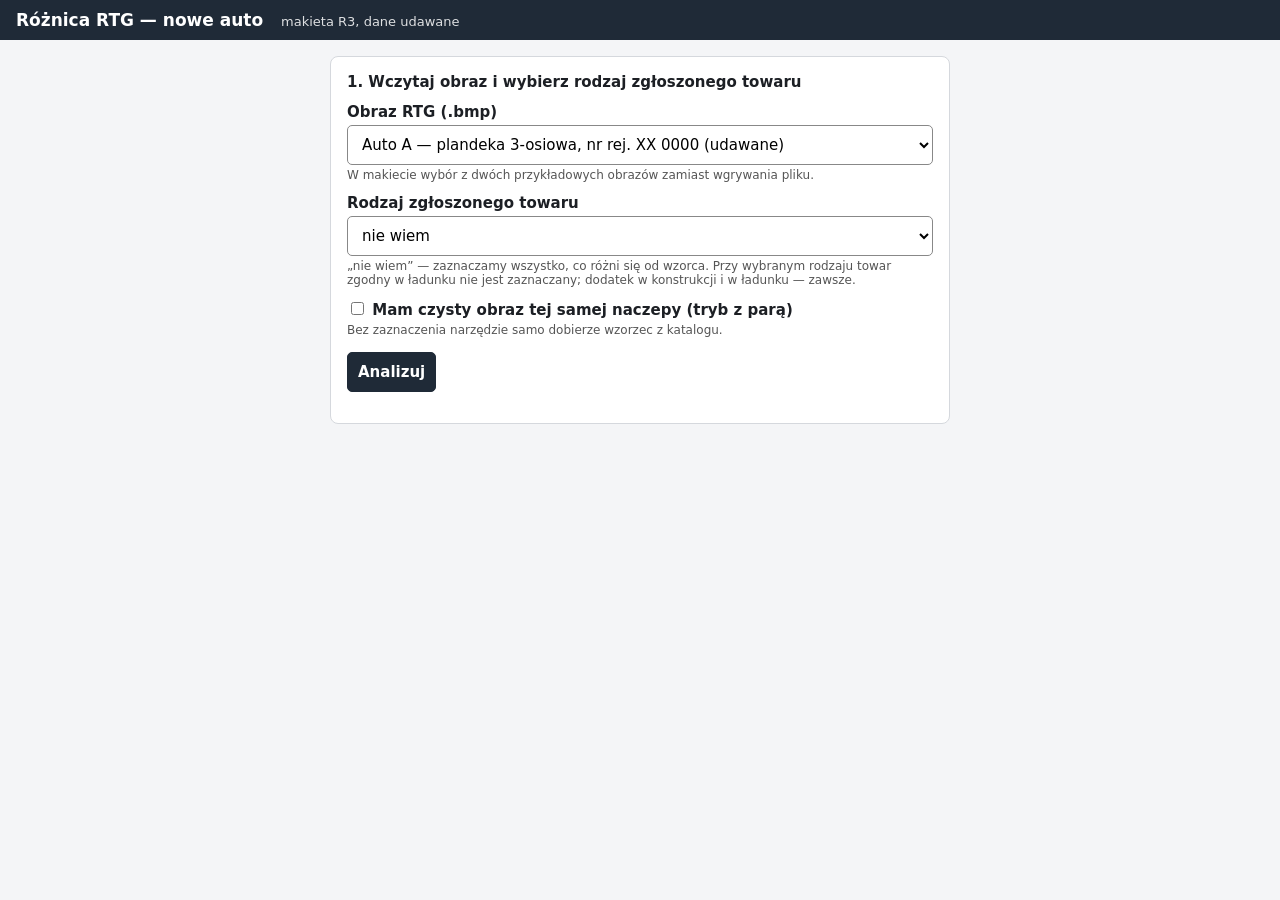
<file: makieta/index.html>
<!doctype html>
<html lang="pl"><head><meta charset="utf-8"><meta name="viewport" content="width=device-width,initial-scale=1">
<title>Różnica RTG — makieta R3 (dane udawane)</title>
<style>
*{box-sizing:border-box}body{margin:0;font-family:system-ui,sans-serif;background:#f4f5f7;color:#1c1f24;font-size:15px}
header{background:#1f2a37;color:#fff;padding:10px 16px;display:flex;flex-wrap:wrap;gap:6px 18px;align-items:baseline}
header h1{font-size:17px;margin:0}.meta{font-size:13px;opacity:.85}.wz{font-size:13px;color:#cfe3ff}
.licz{font-weight:700;background:#ffd24a;color:#1c1f24;padding:2px 8px;border-radius:4px}
main{padding:12px;max-width:1400px;margin:auto}
.uklad{display:grid;grid-template-columns:1fr 360px;gap:12px;align-items:start}
.obok{display:flex;gap:10px}.obok>div{flex:1;min-width:0}.obok h2{font-size:14px;margin:4px 0}
.lista{position:sticky;top:8px;max-height:calc(100vh - 16px);overflow:auto}
.lista h2{font-size:15px;margin:2px 0 8px}
@media(max-width:900px){.uklad{grid-template-columns:1fr}.lista{position:static;max-height:none}}
@media(max-width:600px){.obok{flex-direction:column}}
.rtg{width:100%;height:auto;display:block;background:#e9e9e9;border:1px solid #bbb;border-radius:4px}
.ramka{fill:none;stroke:#d11;stroke-width:3;cursor:pointer}.ramka.akt{stroke:#ff8c00;stroke-width:5}
.ramka.odp{stroke:#1a5fd1;stroke-dasharray:6 4;cursor:pointer}.ramka.odp.akt{stroke:#ff8c00}
.ramka.zlec{stroke:#0a7d32;stroke-dasharray:8 4}.ramka.odrz{stroke:#888;stroke-dasharray:3 5}
.etyk{font:bold 44px system-ui;fill:#d11;stroke:#fff;stroke-width:8px;paint-order:stroke;stroke-linejoin:round;pointer-events:none}
.ramka.pom{stroke:#888;stroke-dasharray:2 5}.pomb{display:inline-block;font-size:12px;background:#eee;border:1px solid #bbb;border-radius:4px;padding:1px 6px;margin-left:4px}
.miejsce{background:#fff;border:1px solid #d5d8dd;border-radius:6px;padding:10px;margin-bottom:10px;cursor:pointer}
.miejsce.akt{border-color:#ff8c00;box-shadow:0 0 0 2px #ff8c0055}
.miejsce h3{margin:0 0 4px;font-size:15px}.miejsce p{margin:4px 0;font-size:14px}
.btns select{flex:1 1 150px;min-width:0;max-width:100%}
.typ{font-size:12px;color:#555}.pew{font-weight:700}.btns{display:flex;flex-wrap:wrap;gap:6px;margin-top:6px}
button,select{font:inherit;padding:8px 10px;border-radius:5px;border:1px solid #888;background:#fff;cursor:pointer;min-height:40px}
button.kontrola{background:#0a7d32;color:#fff;border-color:#0a7d32}button.odrzuc{color:#a11;border-color:#a11}
button.glowny{background:#1f2a37;color:#fff;border-color:#1f2a37;font-weight:600}
.stan{font-size:13px;font-weight:600}.stan.zlec{color:#0a7d32}.stan.odrz{color:#666}
.ostrz{background:#fff3cd;border:1px solid #e0b100;border-radius:6px;padding:8px 10px;margin-bottom:10px;display:flex;flex-wrap:wrap;gap:8px;align-items:center}
.info{background:#e8f1ff;border:1px solid #9bbcf0;border-radius:6px;padding:6px 10px;font-size:13px;margin-bottom:10px}
.karta{background:#fff;border:1px solid #d5d8dd;border-radius:8px;padding:16px;max-width:620px;margin:16px auto}
.karta label{display:block;font-weight:600;margin:12px 0 4px}.karta select{width:100%}.karta .typ{margin-top:3px}
#zoom{position:fixed;inset:0;background:#000c;display:none;align-items:center;justify-content:center;z-index:9;padding:12px}
#zoom.on{display:flex}#zoom .okno{background:#fff;border-radius:6px;padding:10px;max-width:900px;width:100%;max-height:100%;overflow:auto}
#zoom .obrazy{display:flex;gap:8px;flex-wrap:wrap}#zoom .obrazy>div{flex:1;min-width:240px}#zoom b{font-size:13px}
.zapis{font-size:14px;background:#fff;border:1px dashed #999;border-radius:6px;padding:10px;margin-top:10px}
.zapis li{margin:3px 0}.uwaga{font-size:12px;color:#666;margin-top:8px}
.ladow{position:fixed;inset:0;background:#fffd;display:flex;align-items:center;justify-content:center;font-size:18px;z-index:8}
</style></head><body><div id="app"></div><div id="zoom"></div>
<script>
// Makieta R3 (P27–P33 dopisane do R2): dane udawane, bez backendu. Obraz RTG sztuczny (SVG). Źródła: docs/spec.md, docs/pm/08-historyjki.md, P3–P17.
const TOWARY=["nie wiem","sprzęt i AGD","odzież i tekstylia","żywność i napoje","materiały budowlane","inne","pusta naczepa"]; // P17
const POWODY=["znany element konstrukcji","ładunek zgodny z deklaracją","artefakt obrazu (szum, krawędź)","inny typ naczepy niż wzorzec","inne"]; // P3
const KATALOG=["naczepa plandeka 3-osiowa, 13,6 m","naczepa chłodnia 3-osiowa, 13,6 m","naczepa skrzyniowa 2-osiowa, 12 m","kontener 40' na podwoziu"];
const AUTA={
 A:{opis:"Auto A — plandeka 3-osiowa, nr rej. XX 0000 (udawane)",wzorzec:KATALOG[0],pod:0.93,niepewny:false},
 B:{opis:"Auto B — naczepa typu spoza katalogu (udawane)",wzorzec:KATALOG[1],pod:0.61,niepewny:true}
};
// strefa: konstrukcja → alarm zawsze (P15, spec §4a); ładunek_dodatek → alarm zawsze (A15b); ładunek_inny → tylko gdy „nie wiem” albo „pusta naczepa”
// R2: nazwa = strefa + położenie (P18), opis bez miar (P19), 4 pozycje w pokazie (P20)
const MIEJSCA=[
 {id:1,nazwa:"Podłoga — środek",rodz:"konstrukcja",pew:.91,box:{x:395,y:246,w:230,h:42},
  roznica:"Gęściej niż wzorzec, ok. 1/4 długości naczepy.",przedmiot:"podłoga naczepy, środek"},
 {id:2,nazwa:"Ściana przednia — przód",rodz:"konstrukcja",pew:.78,box:{x:180,y:96,w:48,h:138},
  roznica:"Gęściej niż wzorzec, ściana grubsza na większości wysokości.",przedmiot:"przednia ściana skrzyni ładunkowej (przy kabinie)"},
 {id:3,nazwa:"Ładownia — tył",rodz:"ładunek_dodatek",pew:.66,box:{x:683,y:176,w:74,h:70},
  roznica:"Gęstszy mały obiekt wewnątrz ładunku, we wzorcu brak.",przedmiot:"ładunek w tylnej części ładowni"},
 {id:4,nazwa:"Ładownia — przód",rodz:"ładunek_inny",pew:.57,box:{x:245,y:146,w:225,h:114},
  roznica:"Rzadziej niż wzorzec — inny ładunek, ok. 1/4 długości naczepy.",przedmiot:"ładunek w przedniej części ładowni"}
];
let S={ekran:"start",auto:"A",towar:"nie wiem",para:false,wz:null,pod:0,niepewny:false,wskazany:null,plik:null,pokazPom:false,akt:null,stan:{},zapisano:false};
const pewn=x=>Math.min(.99,Math.max(.5,Math.round(x*100)/100));
// P24: przy niepewnym wzorcu niższa pewność; po wskazaniu wzorca udawane przeliczenie (inne ramki i pewności wg wskazanego typu)
function wynik(){let w=MIEJSCA.map(m=>({...m,box:{...m.box}}));
 if(S.para)return w;
 if(S.wskazany!=null){const k=S.wskazany;
  w=w.map(m=>({...m,pew:pewn(k==0?m.pew+.04:m.pew-.04*k),box:{...m.box,x:m.box.x+8*k}}));
  if(k>=2)w.push({id:5,nazwa:"Rama — tył",rodz:"konstrukcja",pew:.55,box:{x:820,y:266,w:120,h:24},roznica:"Gęściej niż wzorzec — możliwa różnica typu naczepy.",przedmiot:"rama naczepy, tył"});
  return w}
 if(S.niepewny)return w.map(m=>({...m,pew:pewn(m.pew*.8)}));
 return w}
const pominietaReg=m=>m.rodz=="ładunek_inny"&&S.towar!="nie wiem"&&S.towar!="pusta naczepa";
function wszystkie(){return wynik().map(m=>m.rodz=="ładunek_inny"&&S.towar=="pusta naczepa"?{...m,regula:true,nazwa:"Ładownia — przód",roznica:"Przedmioty w ładowni, a zgłoszono pustą naczepę."}:{...m,pom:pominietaReg(m)})
  .sort((a,b)=>(b.regula?1:0)-(a.regula?1:0)||b.pew-a.pew)}
function widoczne(){return wszystkie().filter(m=>!m.pom||S.stan[m.id])}           // liczą się do „ile miejsc”
function naLiscie(){return wszystkie().filter(m=>!m.pom||S.pokazPom||S.stan[m.id])} // P23: „Pokaż pominięte”
function pominiete(){return wszystkie().filter(m=>m.pom).length}
function pominieteNiezlecone(){return wszystkie().filter(m=>m.pom&&!S.stan[m.id])}
function odmR(n){const d=n%10,s=n%100;return n==1?"różnicę":(d>=2&&d<=4&&(s<12||s>14))?"różnice":"różnic"} // P30
const typWz=()=>S.para?-1:Math.max(0,KATALOG.indexOf(S.wz)); // P28: rysunek wzorca wg typu
function powody(){return POWODY.map(p=>p=="ładunek zgodny z deklaracją"&&S.towar=="nie wiem"?"ładunek zgodny z dokumentami (sprawdzony ręcznie)":p)} // P21
function odm(n){const d=n%10,s=n%100;return n==1?"miejsce":(d>=2&&d<=4&&(s<12||s>14))?"miejsca":"miejsc"} // P25

function rysuj(anomalie,typ){typ=anomalie?0:(typ||0);
 let s=`<defs><filter id="szum"><feTurbulence type="fractalNoise" baseFrequency=".9" numOctaves="2" seed="4"/><feColorMatrix values="0 0 0 0 .5 0 0 0 0 .5 0 0 0 0 .5 0 0 0 .18 0"/><feComposite in2="SourceGraphic" operator="in"/></filter></defs>
 <rect width="1000" height="360" fill="#ececec"/><g fill="#9a9a9a" stroke="#555" stroke-width="2">
 <path d="M20 260 L20 120 Q22 80 60 75 L150 70 L170 90 L170 260 Z" fill="#8a8a8a"/><rect x="35" y="95" width="60" height="55" fill="#d8d8d8"/>
 <rect x="190" y="60" width="790" height="200" fill="#dcdcdc"/><rect x="190" y="60" width="8" height="200" fill="#8f8f8f"/>
 <rect x="972" y="60" width="8" height="200" fill="#8f8f8f"/><rect x="190" y="258" width="790" height="10" fill="#7a7a7a"/>
 <rect x="200" y="272" width="770" height="14" fill="#6a6a6a"/><rect x="20" y="262" width="150" height="14" fill="#6a6a6a"/>`;
 for(let x=230;x<970;x+=45)s+=`<rect x="${x}" y="268" width="6" height="18" fill="#5a5a5a" stroke="none"/>`;
 for(let x=220;x<960;x+=60)s+=`<rect x="${x}" y="62" width="4" height="196" fill="#c4c4c4" stroke="none"/>`;
 const pal=anomalie?[[250,"#c9c9c9",205],[480,"#b0b0b0"],[595,"#a8a8a8"],[690,"#b3b3b3",85],[805,"#adadad"]]
  :[[250,"#b5b5b5"],[365,"#aaaaaa"],[480,"#b0b0b0"],[595,"#a8a8a8"],[690,"#b3b3b3",85],[805,"#adadad"]];
 pal.forEach(([x,c,w])=>{w=w||100;s+=`<rect x="${x}" y="${anomalie&&x==250?190:150}" width="${w}" height="${anomalie&&x==250?66:106}" fill="${c}"/><rect x="${x}" y="246" width="${w}" height="10" fill="#777"/>`});
 [70,140,780,840,900].forEach(x=>s+=`<circle cx="${x}" cy="305" r="28" fill="#4a4a4a"/><circle cx="${x}" cy="305" r="10" fill="#999"/>`);
 s+=`</g>`;
 if(anomalie){s+=`<rect x="410" y="268" width="200" height="10" fill="#555" opacity=".9"/><rect x="420" y="270" width="180" height="6" fill="#3a3a3a" opacity=".7"/>
  <rect x="198" y="110" width="20" height="112" fill="#6b6b6b"/><rect x="202" y="125" width="12" height="80" fill="#404040" opacity=".8"/>
  <rect x="702" y="192" width="38" height="40" fill="#555" opacity=".85"/>`}
 if(typ==1)s+=`<rect x="190" y="60" width="790" height="200" fill="#c8c8c8" opacity=".55"/><rect x="190" y="60" width="790" height="12" fill="#777"/><rect x="190" y="248" width="790" height="12" fill="#777"/><rect x="186" y="60" width="16" height="200" fill="#777"/><rect x="966" y="60" width="16" height="200" fill="#777"/><rect x="200" y="74" width="40" height="40" fill="#666"/>`; // chłodnia: grube ściany, agregat
 if(typ==2)s+=`<rect x="760" y="56" width="225" height="290" fill="#ececec"/><rect x="752" y="60" width="10" height="200" fill="#8f8f8f"/><circle cx="660" cy="305" r="28" fill="#4a4a4a"/><circle cx="660" cy="305" r="10" fill="#999"/><circle cx="720" cy="305" r="28" fill="#4a4a4a"/><circle cx="720" cy="305" r="10" fill="#999"/><rect x="190" y="120" width="572" height="4" fill="#999"/>`; // skrzyniowa 12 m, 2 osie
 if(typ==3){for(let x=196;x<975;x+=18)s+=`<rect x="${x}" y="62" width="7" height="196" fill="#9c9c9c" opacity=".7"/>`;s+=`<rect x="190" y="60" width="790" height="8" fill="#666"/>`} // kontener: przetłoczenia
 return s+`<rect width="1000" height="360" filter="url(#szum)"/>`}
function svg(badany,ramki,vb){let r="";
 if(ramki)naLiscie().forEach((m,i)=>{const b=m.box,st=S.stan[m.id];
  r+=`<rect class="ramka ${badany?'':'odp'} ${m.pom?'pom':''} ${m.id==S.akt?'akt':''} ${st?st.typ:''}" data-id="${m.id}" x="${b.x}" y="${b.y}" width="${b.w}" height="${b.h}" rx="4"/>`+
   (badany?`<text class="etyk" x="${b.x+4}" y="${b.y-6}">${i+1}</text>`:"")});
 return `<svg class="rtg" viewBox="${vb||'0 0 1000 360'}" role="img" aria-label="Sztuczny obraz RTG naczepy z boku">${rysuj(badany,badany?0:typWz())}${r}</svg>`}
const vbM=(m,p=40)=>`${m.box.x-p} ${m.box.y-p} ${m.box.w+2*p} ${m.box.h+2*p}`;
const zostalo=()=>widoczne().filter(m=>!S.stan[m.id]).length;
function linia(){const n=widoczne().length,p=zostalo();return `${n} ${odm(n)} do sprawdzenia · zostało ${p}`}

function ekranStart(){return `<header><h1>Różnica RTG — nowe auto</h1><span class="meta">makieta R3, dane udawane</span></header>
 <div class="karta"><b>1. Wczytaj obraz i wybierz rodzaj zgłoszonego towaru</b>
 <label for="auto">Obraz RTG (.bmp)</label><select id="auto">${Object.entries(AUTA).map(([k,a])=>`<option value="${k}" ${k==S.auto?'selected':''}>${a.opis}</option>`).join("")}</select>
 <div class="typ">W makiecie wybór z dwóch przykładowych obrazów zamiast wgrywania pliku.</div>
 <label for="towar">Rodzaj zgłoszonego towaru</label><select id="towar">${TOWARY.map(t=>`<option ${t==S.towar?'selected':''}>${t}</option>`).join("")}</select>
 <div class="typ">„nie wiem” — zaznaczamy wszystko, co różni się od wzorca. Przy wybranym rodzaju towar zgodny w ładunku nie jest zaznaczany; dodatek w konstrukcji i w ładunku — zawsze.</div>
 <label><input type="checkbox" id="para" ${S.para?'checked':''}> Mam czysty obraz tej samej naczepy (tryb z parą)</label>
 <div class="typ">Bez zaznaczenia narzędzie samo dobierze wzorzec z katalogu.</div>
 <p><button class="glowny" data-a="analizuj">Analizuj</button></p></div>`}

function kartaM(m,i){const st=S.stan[m.id];
 return `<div class="miejsce ${m.id==S.akt?'akt':''}" data-id="${m.id}"><h3>${i+1}. ${m.nazwa}${m.pom?'<span class="pomb">pominięte — towar zgodny ze zgłoszeniem</span>':''}</h3>
 <div class="typ">${m.rodz=="konstrukcja"?"konstrukcja pojazdu":"ładunek"}</div><p>${m.roznica}</p><p>Pewność: <span class="pew">${Math.round(m.pew*100)}%</span></p>
 ${m.regula?`<div class="stan" style="color:#a11">⚑ alarm z reguły: pusta naczepa</div>`:""}
 ${!st&&m.pom?`<div class="btns"><button class="kontrola" data-k="${m.id}">Do kontroli</button><button data-z="${m.id}">Powiększ</button></div>`:st?`<div class="stan ${st.typ}">${st.typ=='zlec'?'✔ Do kontroli: '+m.przedmiot:'✖ Odrzucono: '+st.powod}</div> <button data-cofnij="${m.id}">Cofnij</button>`:
 `<div class="btns"><button class="kontrola" data-k="${m.id}">Do kontroli</button>
 <select data-p="${m.id}" aria-label="Powód odrzucenia"><option value="">Powód odrzucenia…</option>${powody().map(p=>`<option>${p}</option>`).join("")}</select>
 <button class="odrzuc" data-o="${m.id}">Odrzuć</button><button data-z="${m.id}">Powiększ</button></div>`}</div>`}

function zapisLinie(){const l=wszystkie().filter(m=>S.stan[m.id]).map(m=>`${m.nazwa} — ${S.stan[m.id].typ=='zlec'?'do kontroli: '+m.przedmiot:'odrzucone ('+S.stan[m.id].powod+')'}`);
 const p=pominieteNiezlecone();if(pominiete())l.push(`pominięte (towar zgodny ze zgłoszeniem): ${p.length}`+(p.length?` — ${p.map(m=>m.nazwa).join(', ')}`:''));return l}
function ekranGlowny(){const w=naLiscie(),a=AUTA[S.auto],pom=pominiete();
 const podpis=S.plik?`wzorzec: plik ${S.plik} (wskazany ręcznie)`:S.para?"wzorzec: czysty obraz tej samej naczepy (tryb z parą)":`wzorzec ${S.wskazany!=null?"wskazany ręcznie":"dobrany"}: typ ${S.wz} (podobieństwo ${S.pod.toFixed(2).replace('.',',')} — udawane)`;
 return `<header><h1>Różnica RTG</h1><span class="licz">${linia()}</span><span class="wz">${podpis}</span><span class="meta">${a.opis} · towar: ${S.towar}</span>
 <button data-a="nowe" style="margin-left:auto;min-height:32px;padding:4px 10px">Nowe auto</button></header><main>
 ${S.niepewny&&!S.para?`<div class="ostrz"><b>⚠ Wzorzec niepewny — wskaż wzorzec.</b> Ramki pokazujemy mimo to.
  <select id="wskaz"><option value="">Typ z katalogu…</option>${KATALOG.map(k=>`<option>${k}</option>`).join("")}</select>
  <button data-a="wskaz">Przelicz z tym wzorcem</button><button data-a="plik">Wgraj plik wzorca</button><input type="file" id="plikWz" accept=".bmp,.png,.jpg,image/*" hidden></div>`:""}
 ${pom?`<div class="info">Towar zgodny ze zgłoszeniem (${S.towar}) w ładunku nie jest zaznaczany: pominięto ${pom} ${odmR(pom)} w ładunku. Dodatki w konstrukcji i ukryte w ładunku są zaznaczane zawsze. <button data-a="pom" style="min-height:32px;padding:4px 10px">${S.pokazPom?"Ukryj pominięte":"Pokaż pominięte"}</button></div>`:""}
 <div class="uklad"><div><div class="obok">
  <div><h2>Wzorzec ${S.plik?"(plik, wskazany ręcznie)":S.para?"(czysty obraz)":S.wskazany!=null?"(wskazany ręcznie)":"(dobrany)"} — odpowiednik miejsc${S.wskazany!=null||S.plik?' <span class="pomb">obraz poglądowy</span>':''}</h2>${svg(false,true)}</div>
  <div><h2>Badane auto${S.towar=="pusta naczepa"?' <span class="pomb">obraz poglądowy — w makiecie z ładunkiem</span>':''}</h2>${svg(true,true)}</div></div>
  <p class="uwaga">Kliknij miejsce na liście albo ramkę: oba obrazy przybliżają to samo miejsce. Obrazy i liczby sztuczne.</p>
  ${S.zapisano?`<div class="zapis"><b>Zapis kontroli</b> — ${a.opis}; wzorzec: ${S.para?"para":S.wz}; towar: ${S.towar}<ul>${zapisLinie().map(l=>`<li>${l}</li>`).join("")}</ul>
   <p><b>Obraz naczepy z ramkami (PNG)</b></p><img id="zapisPng" alt="Obraz naczepy z ramkami" style="width:100%;border:1px solid #bbb;border-radius:4px">
   <div class="btns"><button data-a="pobierz">Pobierz zapis (JSON + PNG)</button><button data-a="pobierzPng">Pobierz tylko obraz (PNG)</button></div></div>`:""}
 </div><aside class="lista"><h2>Miejsca od najpewniejszego</h2>${w.map(kartaM).join("")}
  ${zostalo()==0&&!S.zapisano?`<button class="glowny" data-a="zapisz" style="width:100%">Zapisz kontrolę</button>`:""}
  ${zostalo()>0?`<div class="uwaga">Zapis kontroli będzie dostępny po decyzji przy każdym miejscu.</div>`:""}</aside></div></main>`}

function odswiez(){document.getElementById("app").innerHTML=S.ekran=="start"?ekranStart():ekranGlowny()}
function powieksz(id){const m=naLiscie().find(x=>x.id==id);S.akt=id;odswiez();const z=document.getElementById("zoom");
 z.innerHTML=`<div class="okno"><b>${m.nazwa}</b> — pewność ${Math.round(m.pew*100)}%<div class="obrazy">
 <div><b>Wzorzec</b>${svg(false,false,vbM(m))}</div><div><b>Badane auto</b>${svg(true,false,vbM(m))}</div></div><p>${m.roznica}</p>
 <div class="btns">${S.stan[m.id]?"":`<button class="kontrola" data-k="${m.id}">Do kontroli</button><select data-p="${m.id}" aria-label="Powód odrzucenia"><option value="">Powód odrzucenia…</option>${powody().map(p=>`<option>${p}</option>`).join("")}</select><button class="odrzuc" data-o="${m.id}">Odrzuć</button>`}<button data-nast="${m.id}">Następne miejsce</button><button data-zamknij>Zamknij</button></div></div>`;z.classList.add("on")}
function nastepny(){const n=widoczne().find(m=>!S.stan[m.id]);S.akt=n?n.id:null}
function analizuj(){S.auto=document.getElementById("auto").value;S.towar=document.getElementById("towar").value;S.para=document.getElementById("para").checked;
 const a=AUTA[S.auto];S.wz=a.wzorzec;S.pod=a.pod;S.niepewny=a.niepewny;S.wskazany=null;S.plik=null;S.pokazPom=false;S.stan={};S.zapisano=false;
 const l=document.createElement("div");l.className="ladow";l.textContent="Analiza…";document.body.appendChild(l);
 setTimeout(()=>{l.remove();S.ekran="glowny";S.akt=widoczne()[0].id;odswiez()},900)}
function pobierz(){const d={auto:AUTA[S.auto].opis,wzorzec:S.para?"para":S.wz,podobienstwo:S.para?null:S.pod,wzorzec_niepewny:S.niepewny&&!S.para,rodzaj_towaru:S.towar,
 wzorzec_wskazany_recznie:S.wskazany!=null||!!S.plik,plik_wzorca:S.plik,obraz_z_ramkami:"zapis-kontroli.png",
 pominiete_towar_zgodny:pominieteNiezlecone().length,pominiete:pominieteNiezlecone().map(m=>({id:m.id,nazwa:m.nazwa,ramka:m.box,pewnosc:m.pew,opis_roznicy:m.roznica})),
 miejsca:wszystkie().filter(m=>S.stan[m.id]).map(m=>({id:m.id,nazwa:m.nazwa,ramka:m.box,pewnosc:m.pew,opis_roznicy:m.roznica,przedmiot_kontroli:m.przedmiot,alarm_z_reguly:m.regula?"pusta naczepa":null,decyzja:S.stan[m.id].typ=="zlec"?"do kontroli":"odrzucone",powod:S.stan[m.id].powod||null})),dane:"udawane (makieta R3)"};
 const u=URL.createObjectURL(new Blob([JSON.stringify(d,null,2)],{type:"application/json"}));const x=document.createElement("a");x.href=u;x.download="zapis-kontroli.json";x.click();setTimeout(()=>URL.revokeObjectURL(u),1000);pobierzPng()}
// P32: obraz naczepy z ramkami do zapisu — SVG ze stylami w atrybutach → canvas → PNG
function svgZapis(){const kol={zlec:"#0a7d32",odrz:"#777"};let r="";
 wszystkie().forEach((m,i)=>{const b=m.box,st=S.stan[m.id];if(m.pom&&!st)return;const c=st?kol[st.typ]:"#d11";
  r+=`<rect x="${b.x}" y="${b.y}" width="${b.w}" height="${b.h}" rx="4" fill="none" stroke="${c}" stroke-width="4" ${st&&st.typ=="odrz"?'stroke-dasharray="6 6"':''}/>`+
   `<text x="${b.x+4}" y="${b.y-6}" font-family="sans-serif" font-weight="bold" font-size="40" fill="${c}" stroke="#fff" stroke-width="8" paint-order="stroke">${i+1}</text>`});
 const t=`${AUTA[S.auto].opis} · towar: ${S.towar} · ${new Date().toLocaleString("pl-PL")} · dane udawane`;
 return `<svg xmlns="http://www.w3.org/2000/svg" width="2000" height="800" viewBox="0 0 1000 400"><rect width="1000" height="400" fill="#fff"/><g>${rysuj(true,0)}${r}</g>
 <text x="10" y="388" font-family="sans-serif" font-size="16" fill="#222">${t.replace(/&/g,"&amp;").replace(/</g,"&lt;")}</text></svg>`}
function pngZapisu(gotowe){const img=new Image();img.onload=()=>{const c=document.createElement("canvas");c.width=2000;c.height=800;c.getContext("2d").drawImage(img,0,0);gotowe(c.toDataURL("image/png"))};
 img.src="data:image/svg+xml;charset=utf-8,"+encodeURIComponent(svgZapis())}
function pokazPng(){pngZapisu(u=>{const e=document.getElementById("zapisPng");if(e)e.src=u})}
function pobierzPng(){pngZapisu(u=>{const x=document.createElement("a");x.href=u;x.download="zapis-kontroli.png";document.body.appendChild(x);x.click();x.remove()})}


document.addEventListener("click",e=>{const t=e.target,d=t.dataset,z=document.getElementById("zoom");
 if(t==z||d.zamknij!==undefined){z.classList.remove("on");return}
 if(d.a=="analizuj")return analizuj();
 if(d.a=="nowe"){S.ekran="start";return odswiez()}
 if(d.a=="wskaz"){const v=document.getElementById("wskaz").value;if(!v)return document.getElementById("wskaz").focus();S.wskazany=KATALOG.indexOf(v);S.wz=v;S.pod=[.9,.84,.72,.66][S.wskazany];S.niepewny=false;S.stan={};S.zapisano=false;nastepny();return odswiez()}
 if(d.a=="pom"){S.pokazPom=!S.pokazPom;return odswiez()}
 if(d.a=="plik"){const i=document.getElementById("plikWz");i.onchange=()=>{if(!i.files.length)return;S.plik=i.files[0].name;S.para=true;S.niepewny=false;S.stan={};S.zapisano=false;nastepny();odswiez()};return i.click()}
 if(d.a=="pobierzPng")return pobierzPng();
 if(d.nast){const l=naLiscie(),i=l.findIndex(m=>m.id==d.nast);return powieksz(l[(i+1)%l.length].id)}
 if(d.a=="zapisz"){S.zapisano=true;odswiez();return pokazPng()}
 if(d.a=="pobierz")return pobierz();
 if(d.k){S.stan[d.k]={typ:"zlec"};z.classList.remove("on");nastepny();return odswiez()}
 if(d.o){const s=document.querySelector(`#zoom.on select[data-p="${d.o}"]`)||document.querySelector(`select[data-p="${d.o}"]`);if(!s.value){s.focus();s.style.borderColor="#d11";s.style.boxShadow="0 0 0 2px #d1133";return}
  S.stan[d.o]={typ:"odrz",powod:s.value};z.classList.remove("on");nastepny();return odswiez()}
 if(d.cofnij){delete S.stan[d.cofnij];S.zapisano=false;S.akt=+d.cofnij;return odswiez()}
 if(d.z)return powieksz(+d.z);
 if(t.tagName=="SELECT"||t.tagName=="BUTTON"||t.tagName=="INPUT"||t.tagName=="LABEL")return;
 const r=t.closest("[data-id]");if(r&&!t.closest("#zoom"))powieksz(+r.dataset.id);
});
// ?demo=koniec — stan końcowy ścieżki pokazu (do zrzutu): decyzje podjęte, zapis widoczny
const q=new URLSearchParams(location.search);
if(q.get("demo")){S.ekran="glowny";const a=AUTA.A;S.wz=a.wzorzec;S.pod=a.pod;S.akt=1;
 if(q.get("demo")=="koniec"){S.stan={1:{typ:"zlec"},2:{typ:"zlec"},3:{typ:"zlec"},4:{typ:"odrz",powod:"ładunek zgodny z dokumentami (sprawdzony ręcznie)"}};S.zapisano=true;S.akt=null}
 if(q.get("demo")=="niepewny"){S.auto="B";Object.assign(S,{wz:AUTA.B.wzorzec,pod:AUTA.B.pod,niepewny:true})}
 if(q.get("towar"))S.towar=q.get("towar");if(q.get("pom"))S.pokazPom=true;if(q.get("wskaz")){S.wskazany=+q.get("wskaz");S.wz=KATALOG[S.wskazany];S.pod=[.9,.84,.72,.66][S.wskazany];S.niepewny=false}}
odswiez();if(S.zapisano)pokazPng();if(q.get("demo")=="zoom")powieksz(1);
</script></body></html>
</file>
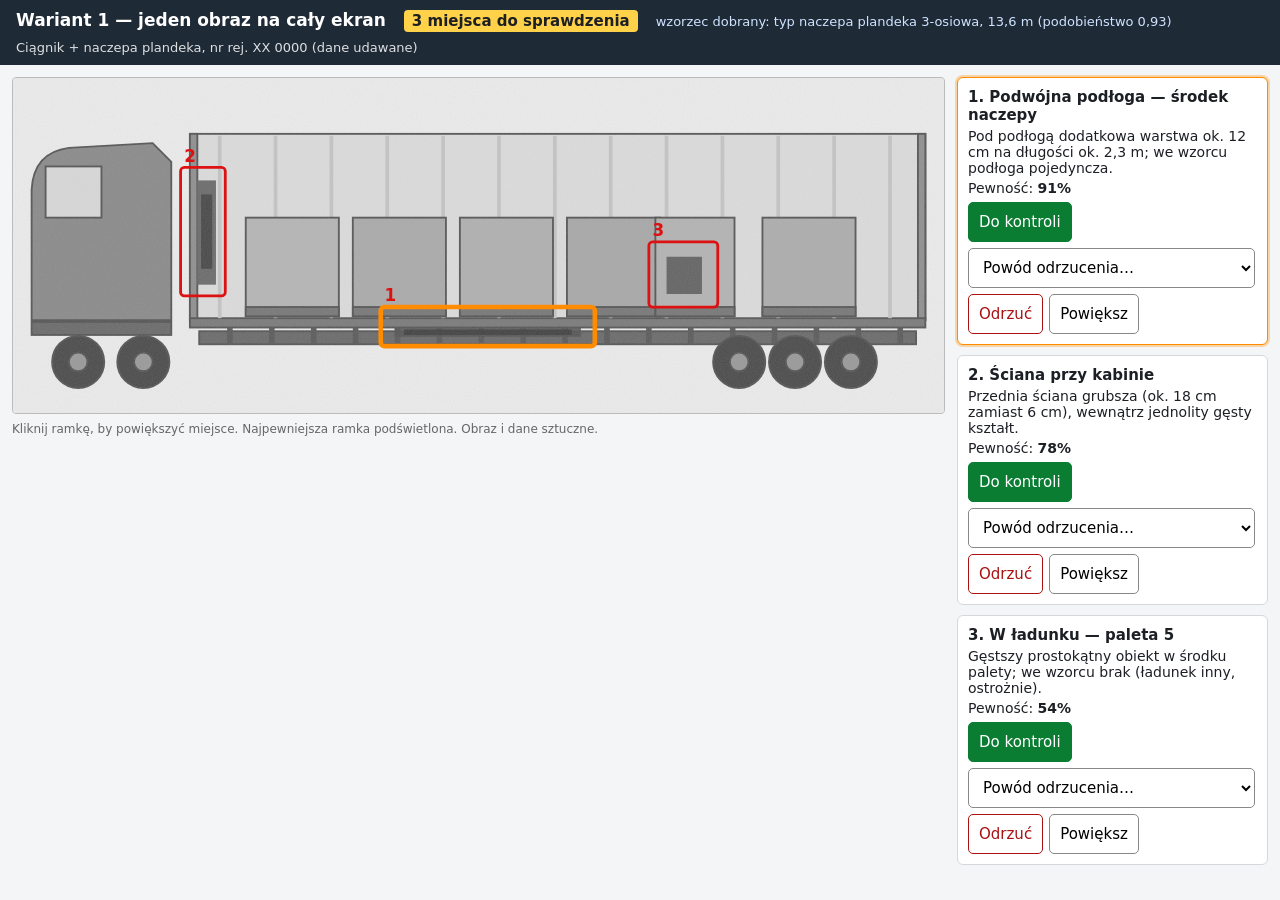
<file: warianty/1/index.html>
<!doctype html><html lang="pl"><head><meta charset="utf-8"><meta name="viewport" content="width=device-width,initial-scale=1"><title>Wariant 1 — jeden obraz</title><link rel="stylesheet" href="../wspolne.css"><style>.uklad{display:flex;gap:12px}.uklad .obraz{flex:3}.uklad aside{flex:1;min-width:250px}@media(max-width:800px){.uklad{flex-direction:column}}</style></head><body><div id="app"></div><script src="../wspolne.js"></script><script>
window.KLIK_POWIEKSZA=true;
function odswiez(){document.getElementById("app").innerHTML=naglowek("Wariant 1 — jeden obraz na cały ekran")+
 `<main><div class="uklad"><div class="obraz">${svg(true,true)}<p class="uwaga">Kliknij ramkę, by powiększyć miejsce. Najpewniejsza ramka podświetlona. Obraz i dane sztuczne.</p></div>
 <aside>${DANE.miejsca.map(kartaMiejsca).join("")}${zapis()}</aside></div></main>`}
odswiez();
</script></body></html>
</file>
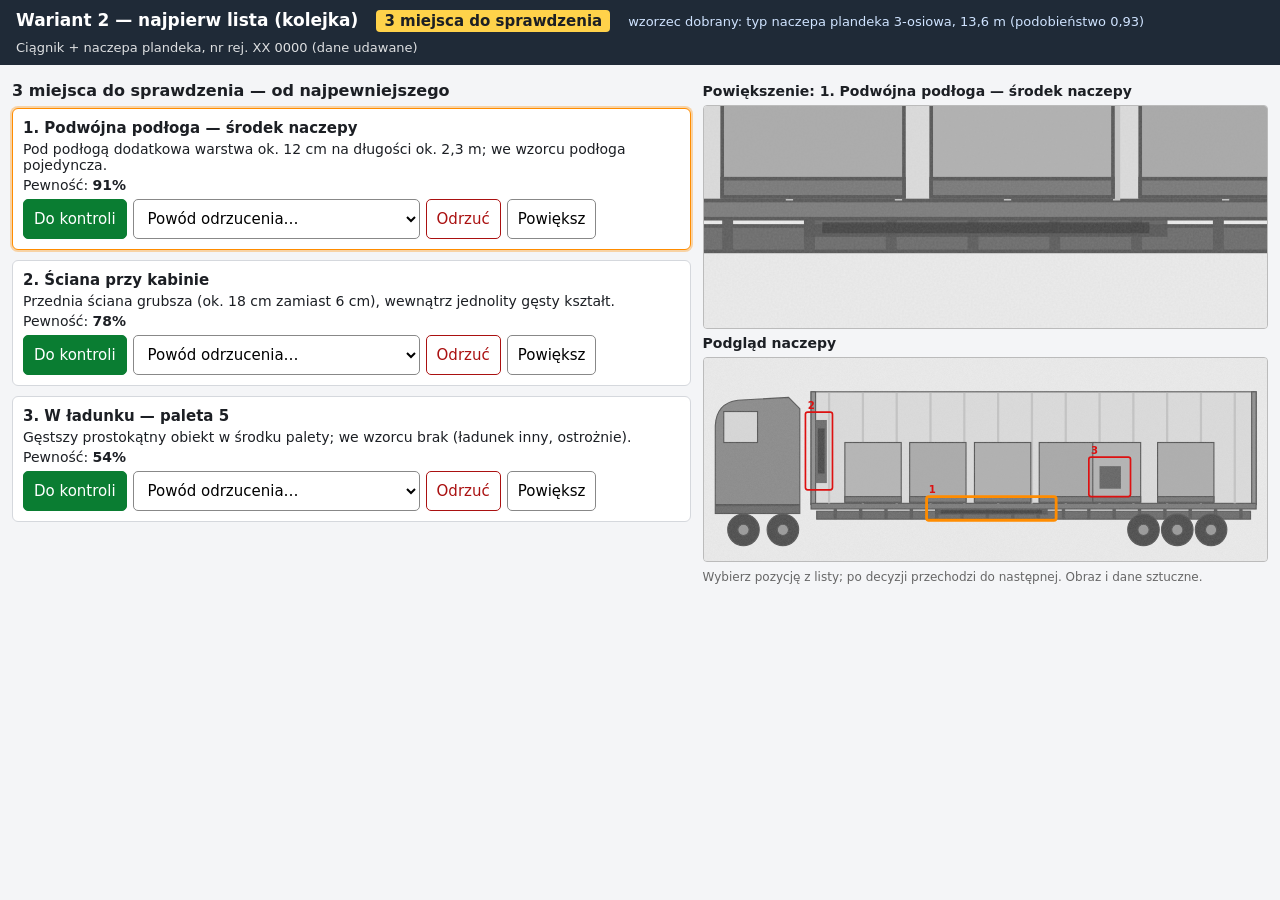
<file: warianty/2/index.html>
<!doctype html><html lang="pl"><head><meta charset="utf-8"><meta name="viewport" content="width=device-width,initial-scale=1"><title>Wariant 2 — najpierw lista</title><link rel="stylesheet" href="../wspolne.css"><style>.uklad{display:flex;gap:12px}.uklad .lista{flex:1.2}.uklad aside{flex:1;position:sticky;top:8px;align-self:flex-start}.uklad aside h2{font-size:14px;margin:6px 0}@media(max-width:800px){.uklad{flex-direction:column-reverse}.uklad aside{position:static}}</style></head><body><div id="app"></div><script src="../wspolne.js"></script><script>
function odswiez(){const m=DANE.miejsca.find(x=>x.id==AKT);document.getElementById("app").innerHTML=naglowek("Wariant 2 — najpierw lista (kolejka)")+
 `<main><div class="uklad"><div class="lista"><h2 style="font-size:16px;margin:4px 0 8px">${liczLinia()} — od najpewniejszego</h2>${DANE.miejsca.map(kartaMiejsca).join("")}${zapis()}</div>
 <aside><h2>Powiększenie: ${m.id}. ${m.nazwa}</h2><div data-z="${m.id}" style="cursor:zoom-in">${svg(true,false,vbMiejsca(m))}</div>
 <h2>Podgląd naczepy</h2>${svg(true,true)}<p class="uwaga">Wybierz pozycję z listy; po decyzji przechodzi do następnej. Obraz i dane sztuczne.</p></aside></div></main>`}
odswiez();
</script></body></html>
</file>
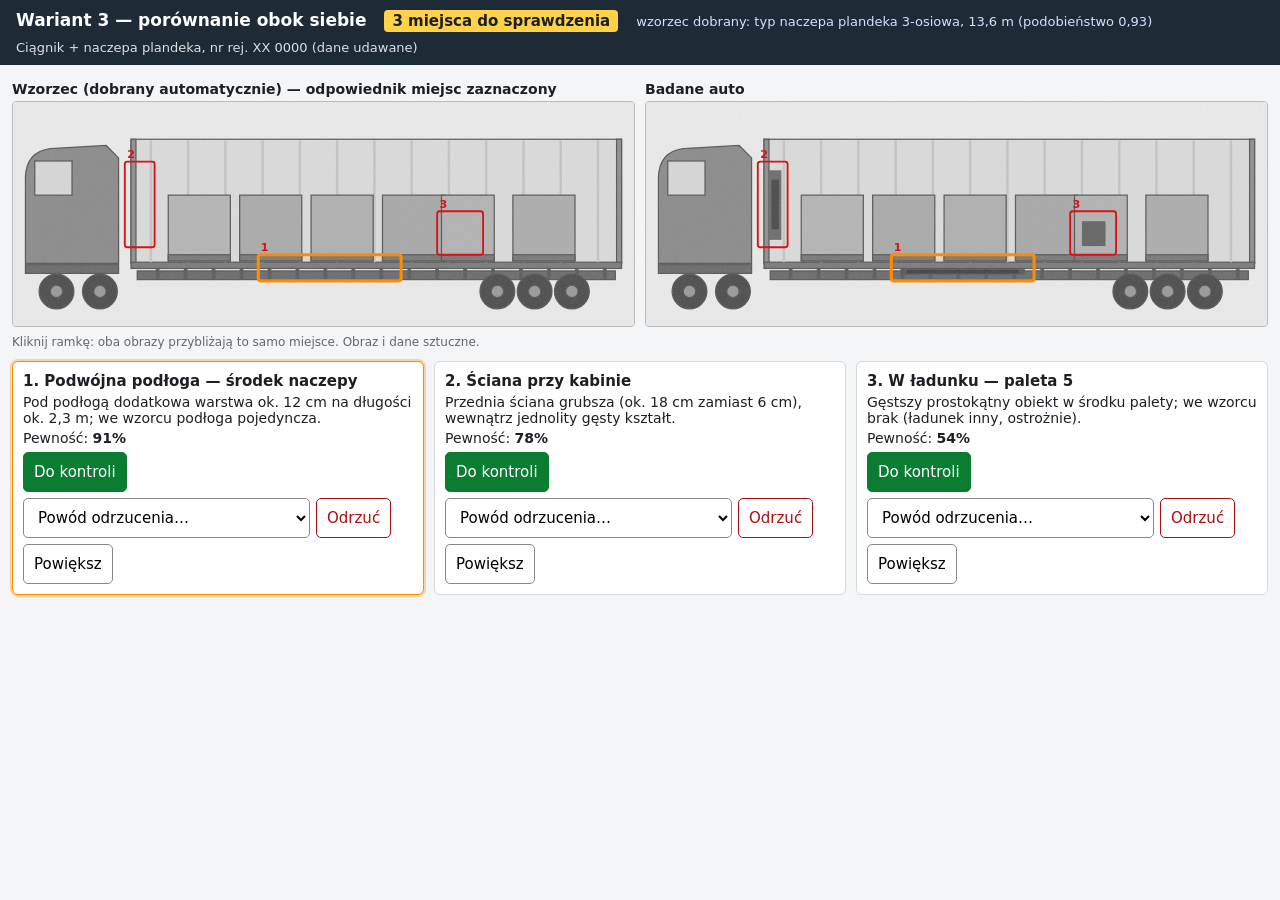
<file: warianty/3/index.html>
<!doctype html><html lang="pl"><head><meta charset="utf-8"><meta name="viewport" content="width=device-width,initial-scale=1"><title>Wariant 3 — porównanie</title><link rel="stylesheet" href="../wspolne.css"><style>.obok{display:flex;gap:10px}.obok>div{flex:1}.obok h2{font-size:14px;margin:4px 0}.miejsca{display:grid;grid-template-columns:repeat(auto-fit,minmax(260px,1fr));gap:10px;margin-top:12px}@media(max-width:700px){.obok{flex-direction:column}}</style></head><body><div id="app"></div><script src="../wspolne.js"></script><script>
window.KLIK_POWIEKSZA=true;window.ZOOM_WZORZEC=true;
function odswiez(){document.getElementById("app").innerHTML=naglowek("Wariant 3 — porównanie obok siebie")+
 `<main><div class="obok"><div><h2>Wzorzec (dobrany automatycznie) — odpowiednik miejsc zaznaczony</h2>${svg(false,true)}</div>
 <div><h2>Badane auto</h2>${svg(true,true)}</div></div>
 <p class="uwaga">Kliknij ramkę: oba obrazy przybliżają to samo miejsce. Obraz i dane sztuczne.</p>
 <div class="miejsca">${DANE.miejsca.map(kartaMiejsca).join("")}</div>${zapis()}</main>`}
odswiez();
</script></body></html>
</file>
<file: warianty/wspolne.css>
*{box-sizing:border-box}body{margin:0;font-family:system-ui,sans-serif;background:#f4f5f7;color:#1c1f24;font-size:15px}
header{background:#1f2a37;color:#fff;padding:10px 16px;display:flex;flex-wrap:wrap;gap:8px 18px;align-items:baseline}
header h1{font-size:17px;margin:0}header .meta{font-size:13px;opacity:.85}
.licz{font-weight:700;background:#ffd24a;color:#1c1f24;padding:2px 8px;border-radius:4px}
.wzorzec{font-size:13px;color:#cfe3ff}
main{padding:12px;max-width:1300px;margin:auto}
.rtg{width:100%;height:auto;display:block;background:#e9e9e9;border:1px solid #bbb;border-radius:4px}
.ramka{fill:none;stroke:#d11;stroke-width:3;cursor:pointer}.ramka.akt{stroke:#ff8c00;stroke-width:5}
.ramka.zlec{stroke:#0a7d32;stroke-dasharray:8 4}.ramka.odrz{stroke:#888;stroke-dasharray:3 5}
.etyk{font:bold 18px system-ui;fill:#d11;pointer-events:none}
.miejsce{background:#fff;border:1px solid #d5d8dd;border-radius:6px;padding:10px;margin-bottom:10px;cursor:pointer}
.miejsce.akt{border-color:#ff8c00;box-shadow:0 0 0 2px #ff8c0055}
.miejsce h3{margin:0 0 4px;font-size:15px}.miejsce p{margin:4px 0;font-size:14px}
.pew{font-weight:700}.btns{display:flex;flex-wrap:wrap;gap:6px;margin-top:6px}
button,select{font:inherit;padding:8px 10px;border-radius:5px;border:1px solid #888;background:#fff;cursor:pointer;min-height:40px}
button.kontrola{background:#0a7d32;color:#fff;border-color:#0a7d32}button.odrzuc{background:#fff;color:#a11;border-color:#a11}
.stan{font-size:13px;font-weight:600}.stan.zlec{color:#0a7d32}.stan.odrz{color:#666}
#zoom{position:fixed;inset:0;background:#000c;display:none;align-items:center;justify-content:center;z-index:9;padding:12px}
#zoom.on{display:flex}#zoom .okno{background:#fff;border-radius:6px;padding:10px;max-width:900px;width:100%}
#zoom .obrazy{display:flex;gap:8px;flex-wrap:wrap}#zoom .obrazy>div{flex:1;min-width:240px}#zoom .obrazy b{font-size:13px}
#zoom svg{width:100%;height:auto;background:#e9e9e9;border:1px solid #999}
.zapis{font-size:13px;background:#fff;border:1px dashed #999;border-radius:6px;padding:8px;margin-top:10px}
.zapis li{margin:2px 0}.uwaga{font-size:12px;color:#666;margin-top:8px}
</file>
